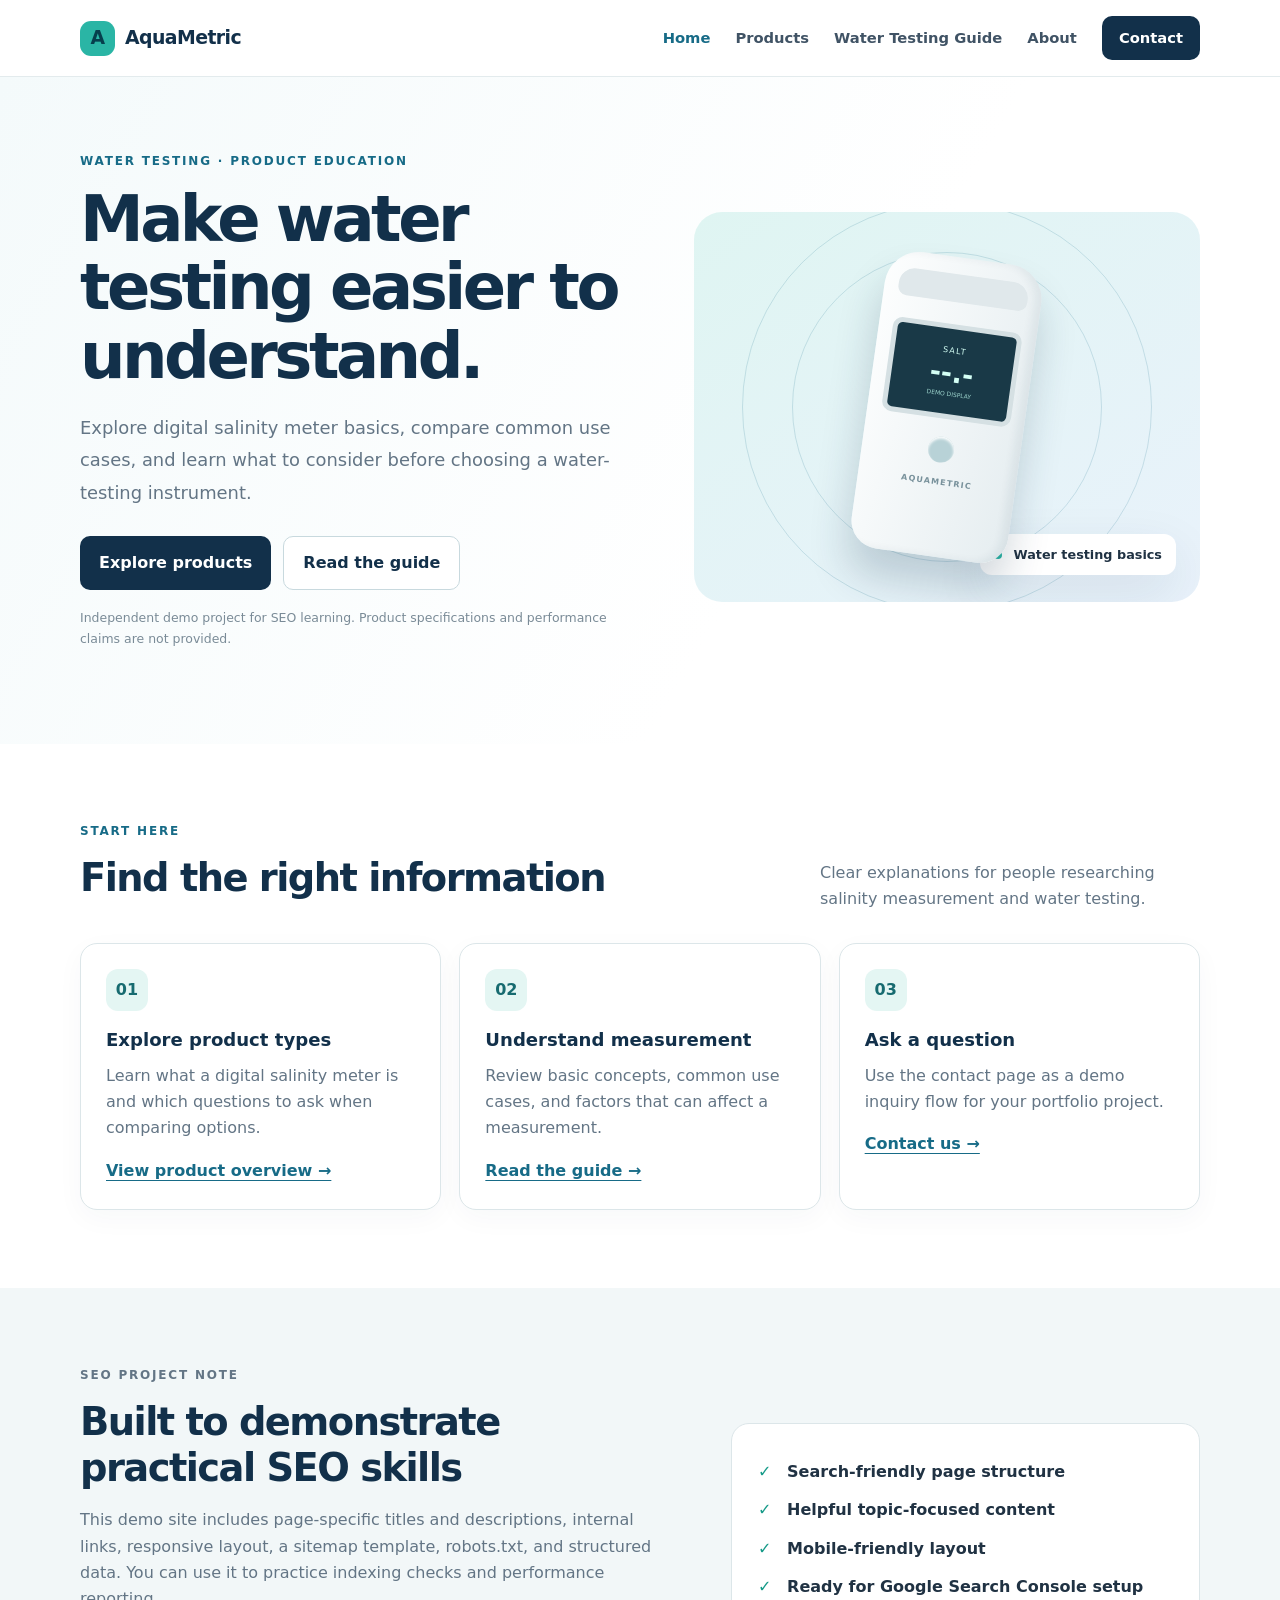
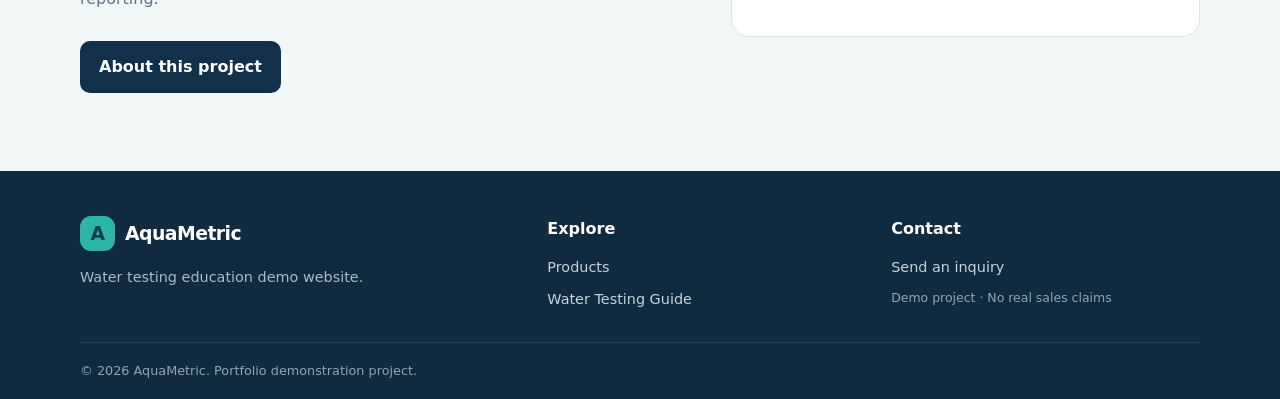
<file: index.html>
<!doctype html>
<html lang="en">
<head>
  <script async src="https://www.googletagmanager.com/gtm.js?id=GTM-M3S2KF64"></script>
<script>
  window.dataLayer = window.dataLayer || [];
  function gtag(){dataLayer.push(arguments);}
  gtag('js', new Date());
</script>
  <meta name="google-site-verification" content="8XcQ5OnBDanXlYkWZXcvwiRUAcxF_lXjgvC6rU1SeW0" />
  <meta charset="utf-8">
  <meta name="viewport" content="width=device-width, initial-scale=1">
  <title>Digital Salinity Meters for Water Testing | AquaMetric</title>
  <meta name="description" content="Explore digital salinity meter information, water-testing tips, and product selection guidance for aquariums, laboratories, and general water testing.">
  <meta name="robots" content="index,follow">
  <link rel="canonical" href="https://YOUR-USERNAME.github.io/YOUR-REPOSITORY/">
  <link rel="stylesheet" href="assets/css/styles.css">
  <meta property="og:type" content="website">
  <meta property="og:title" content="Digital Salinity Meters for Water Testing | AquaMetric">
  <meta property="og:description" content="Explore digital salinity meter information and practical water-testing guides.">
  <meta property="og:url" content="https://YOUR-USERNAME.github.io/YOUR-REPOSITORY/">
  <meta name="theme-color" content="#12304a">
  <script type="application/ld+json">
  {
    "@context": "https://schema.org",
    "@type": "WebSite",
    "name": "AquaMetric",
    "url": "https://YOUR-USERNAME.github.io/YOUR-REPOSITORY/",
    "description": "Educational product showcase for digital salinity meters and water testing."
  }
  </script>
</head>
<body>
  <a class="skip-link" href="#main">Skip to content</a>
  <header class="site-header">
    <div class="container nav-wrap">
      <a class="brand" href="index.html" aria-label="AquaMetric home"><span class="brand-mark">A</span><span>AquaMetric</span></a>
      <button class="menu-toggle" aria-expanded="false" aria-controls="main-nav">Menu</button>
      <nav id="main-nav" class="main-nav" aria-label="Main navigation">
        <a href="index.html" aria-current="page">Home</a>
        <a href="products.html">Products</a>
        <a href="guide.html">Water Testing Guide</a>
        <a href="about.html">About</a>
        <a class="nav-cta" href="contact.html">Contact</a>
      </nav>
    </div>
  </header>

  <main id="main">
    <section class="hero">
      <div class="container hero-grid">
        <div class="hero-copy">
          <p class="eyebrow">WATER TESTING · PRODUCT EDUCATION</p>
          <h1>Make water testing easier to understand.</h1>
          <p class="hero-text">Explore digital salinity meter basics, compare common use cases, and learn what to consider before choosing a water-testing instrument.</p>
          <div class="hero-actions">
            <a class="button button-primary" href="products.html">Explore products</a>
            <a class="button button-secondary" href="guide.html">Read the guide</a>
          </div>
          <p class="fine-print">Independent demo project for SEO learning. Product specifications and performance claims are not provided.</p>
        </div>
        <div class="hero-art" role="img" aria-label="Illustration of a digital water-testing meter">
          <div class="water-circle circle-one"></div><div class="water-circle circle-two"></div>
          <div class="meter">
            <div class="meter-cap"></div><div class="meter-screen"><span> SALT </span><strong>--.-</strong><small>DEMO DISPLAY</small></div>
            <div class="meter-button"></div><div class="meter-label">AQUAMETRIC</div>
          </div>
          <div class="art-tag"><span class="dot"></span> Water testing basics</div>
        </div>
      </div>
    </section>

    <section class="section">
      <div class="container">
        <div class="section-heading">
          <div><p class="eyebrow">START HERE</p><h2>Find the right information</h2></div>
          <p>Clear explanations for people researching salinity measurement and water testing.</p>
        </div>
        <div class="card-grid three">
          <article class="info-card"><div class="card-icon">01</div><h3>Explore product types</h3><p>Learn what a digital salinity meter is and which questions to ask when comparing options.</p><a class="text-link" href="products.html">View product overview →</a></article>
          <article class="info-card"><div class="card-icon">02</div><h3>Understand measurement</h3><p>Review basic concepts, common use cases, and factors that can affect a measurement.</p><a class="text-link" href="guide.html">Read the guide →</a></article>
          <article class="info-card"><div class="card-icon">03</div><h3>Ask a question</h3><p>Use the contact page as a demo inquiry flow for your portfolio project.</p><a class="text-link" href="contact.html">Contact us →</a></article>
        </div>
      </div>
    </section>

    <section class="section section-tint">
      <div class="container split">
        <div><p class="eyebrow">SEO PROJECT NOTE</p><h2>Built to demonstrate practical SEO skills</h2><p>This demo site includes page-specific titles and descriptions, internal links, responsive layout, a sitemap template, robots.txt, and structured data. You can use it to practice indexing checks and performance reporting.</p><a class="button button-primary" href="about.html">About this project</a></div>
        <div class="check-list"><p><span>✓</span> Search-friendly page structure</p><p><span>✓</span> Helpful topic-focused content</p><p><span>✓</span> Mobile-friendly layout</p><p><span>✓</span> Ready for Google Search Console setup</p></div>
      </div>
    </section>
  </main>

  <footer class="site-footer"><div class="container footer-grid"><div><a class="brand brand-light" href="index.html"><span class="brand-mark">A</span><span>AquaMetric</span></a><p>Water testing education demo website.</p></div><div><strong>Explore</strong><a href="products.html">Products</a><a href="guide.html">Water Testing Guide</a></div><div><strong>Contact</strong><a href="contact.html">Send an inquiry</a><span class="footer-note">Demo project · No real sales claims</span></div></div><div class="container footer-bottom">© <span id="year"></span> AquaMetric. Portfolio demonstration project.</div></footer>
  <script src="assets/js/main.js"></script>
</body>
</html>
</file>
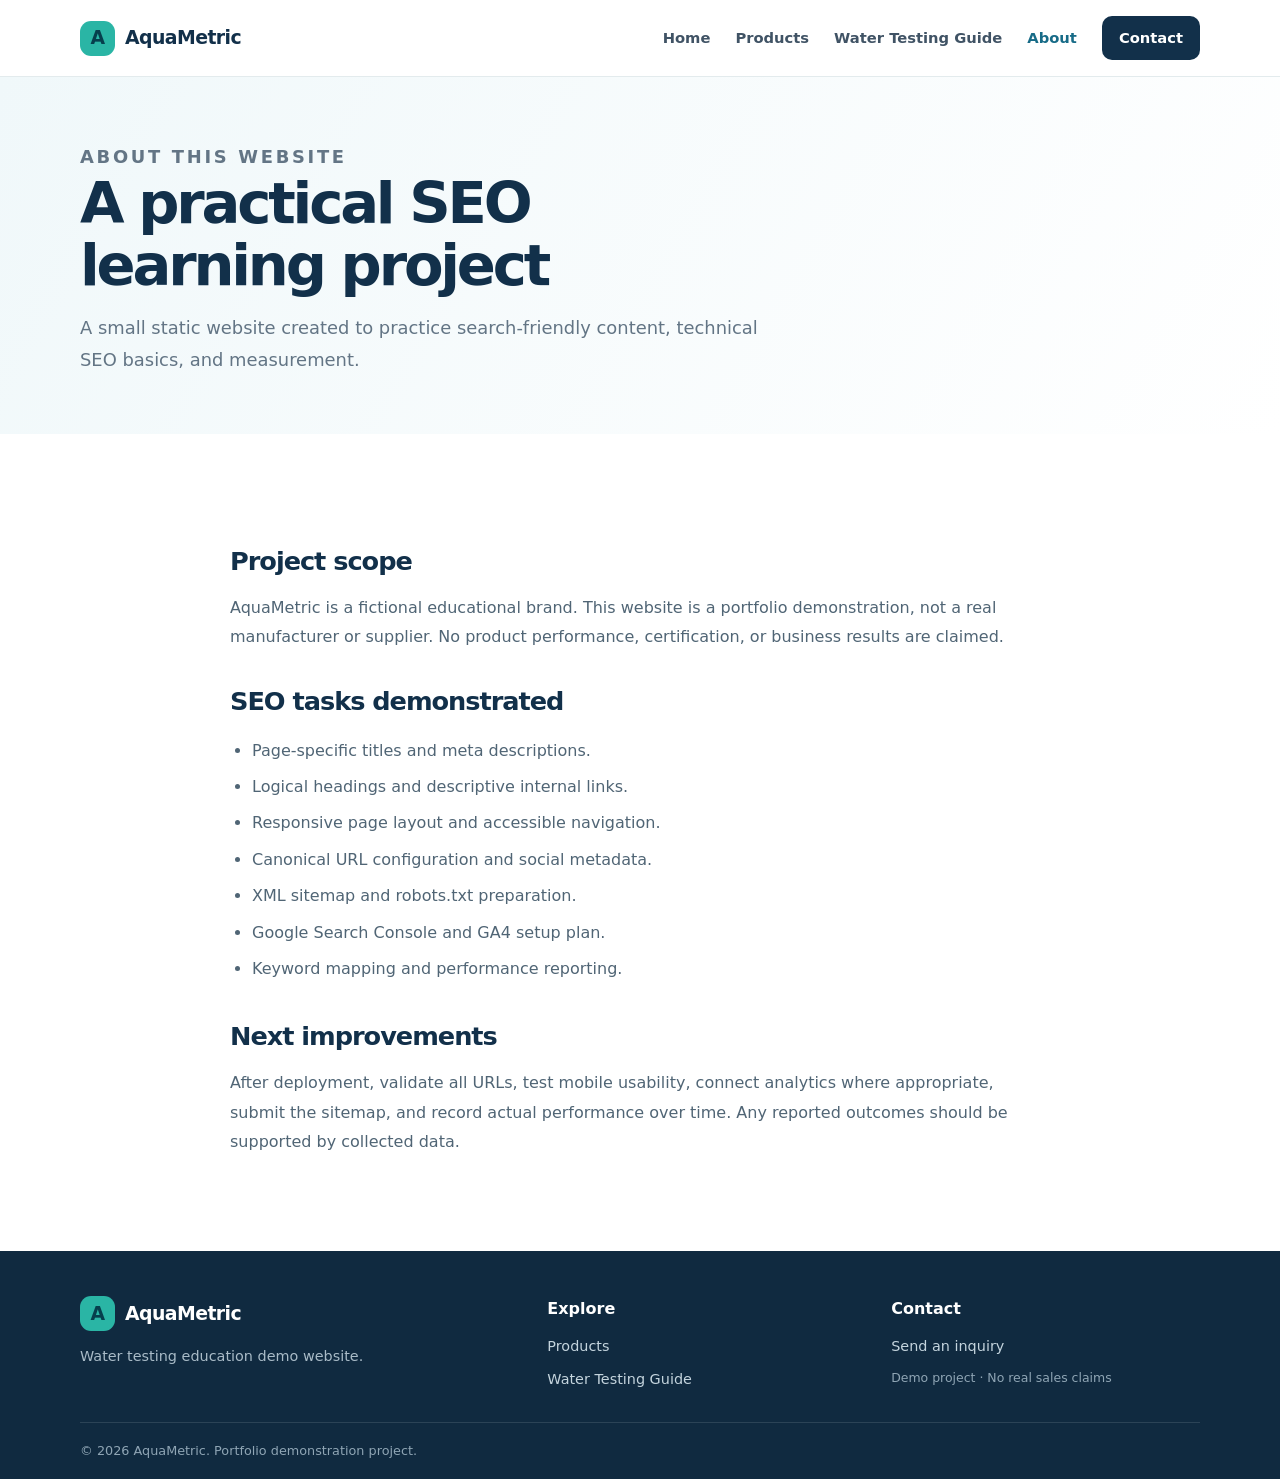
<file: about.html>
<!doctype html>
<html lang="en">
<head><script async src="https://www.googletagmanager.com/gtm.js?id=GTM-M3S2KF64"></script>
<script>
  window.dataLayer = window.dataLayer || [];
  function gtag(){dataLayer.push(arguments);}
  gtag('js', new Date());
</script><meta charset="utf-8"><meta name="viewport" content="width=device-width, initial-scale=1"><title>About This SEO Demo Project | AquaMetric</title><meta name="description" content="Learn about the AquaMetric educational website built to demonstrate on-page SEO, internal linking, technical checks, and analytics setup."><meta name="robots" content="index,follow"><link rel="canonical" href="https://YOUR-USERNAME.github.io/YOUR-REPOSITORY/about.html"><link rel="stylesheet" href="assets/css/styles.css"></head>
<body><header class="site-header"><div class="container nav-wrap"><a class="brand" href="index.html"><span class="brand-mark">A</span><span>AquaMetric</span></a><button class="menu-toggle" aria-expanded="false" aria-controls="main-nav">Menu</button><nav id="main-nav" class="main-nav" aria-label="Main navigation"><a href="index.html">Home</a><a href="products.html">Products</a><a href="guide.html">Water Testing Guide</a><a href="about.html" aria-current="page">About</a><a class="nav-cta" href="contact.html">Contact</a></nav></div></header>
<main id="main"><section class="page-hero"><div class="container"><p class="eyebrow">ABOUT THIS WEBSITE</p><h1>A practical SEO learning project</h1><p>A small static website created to practice search-friendly content, technical SEO basics, and measurement.</p></div></section><section class="section"><div class="container content-narrow"><h2>Project scope</h2><p>AquaMetric is a fictional educational brand. This website is a portfolio demonstration, not a real manufacturer or supplier. No product performance, certification, or business results are claimed.</p><h2>SEO tasks demonstrated</h2><ul class="feature-list"><li>Page-specific titles and meta descriptions.</li><li>Logical headings and descriptive internal links.</li><li>Responsive page layout and accessible navigation.</li><li>Canonical URL configuration and social metadata.</li><li>XML sitemap and robots.txt preparation.</li><li>Google Search Console and GA4 setup plan.</li><li>Keyword mapping and performance reporting.</li></ul><h2>Next improvements</h2><p>After deployment, validate all URLs, test mobile usability, connect analytics where appropriate, submit the sitemap, and record actual performance over time. Any reported outcomes should be supported by collected data.</p></div></section></main>
<footer class="site-footer"><div class="container footer-grid"><div><a class="brand brand-light" href="index.html"><span class="brand-mark">A</span><span>AquaMetric</span></a><p>Water testing education demo website.</p></div><div><strong>Explore</strong><a href="products.html">Products</a><a href="guide.html">Water Testing Guide</a></div><div><strong>Contact</strong><a href="contact.html">Send an inquiry</a><span class="footer-note">Demo project · No real sales claims</span></div></div><div class="container footer-bottom">© <span id="year"></span> AquaMetric. Portfolio demonstration project.</div></footer><script src="assets/js/main.js"></script></body></html>
</file>
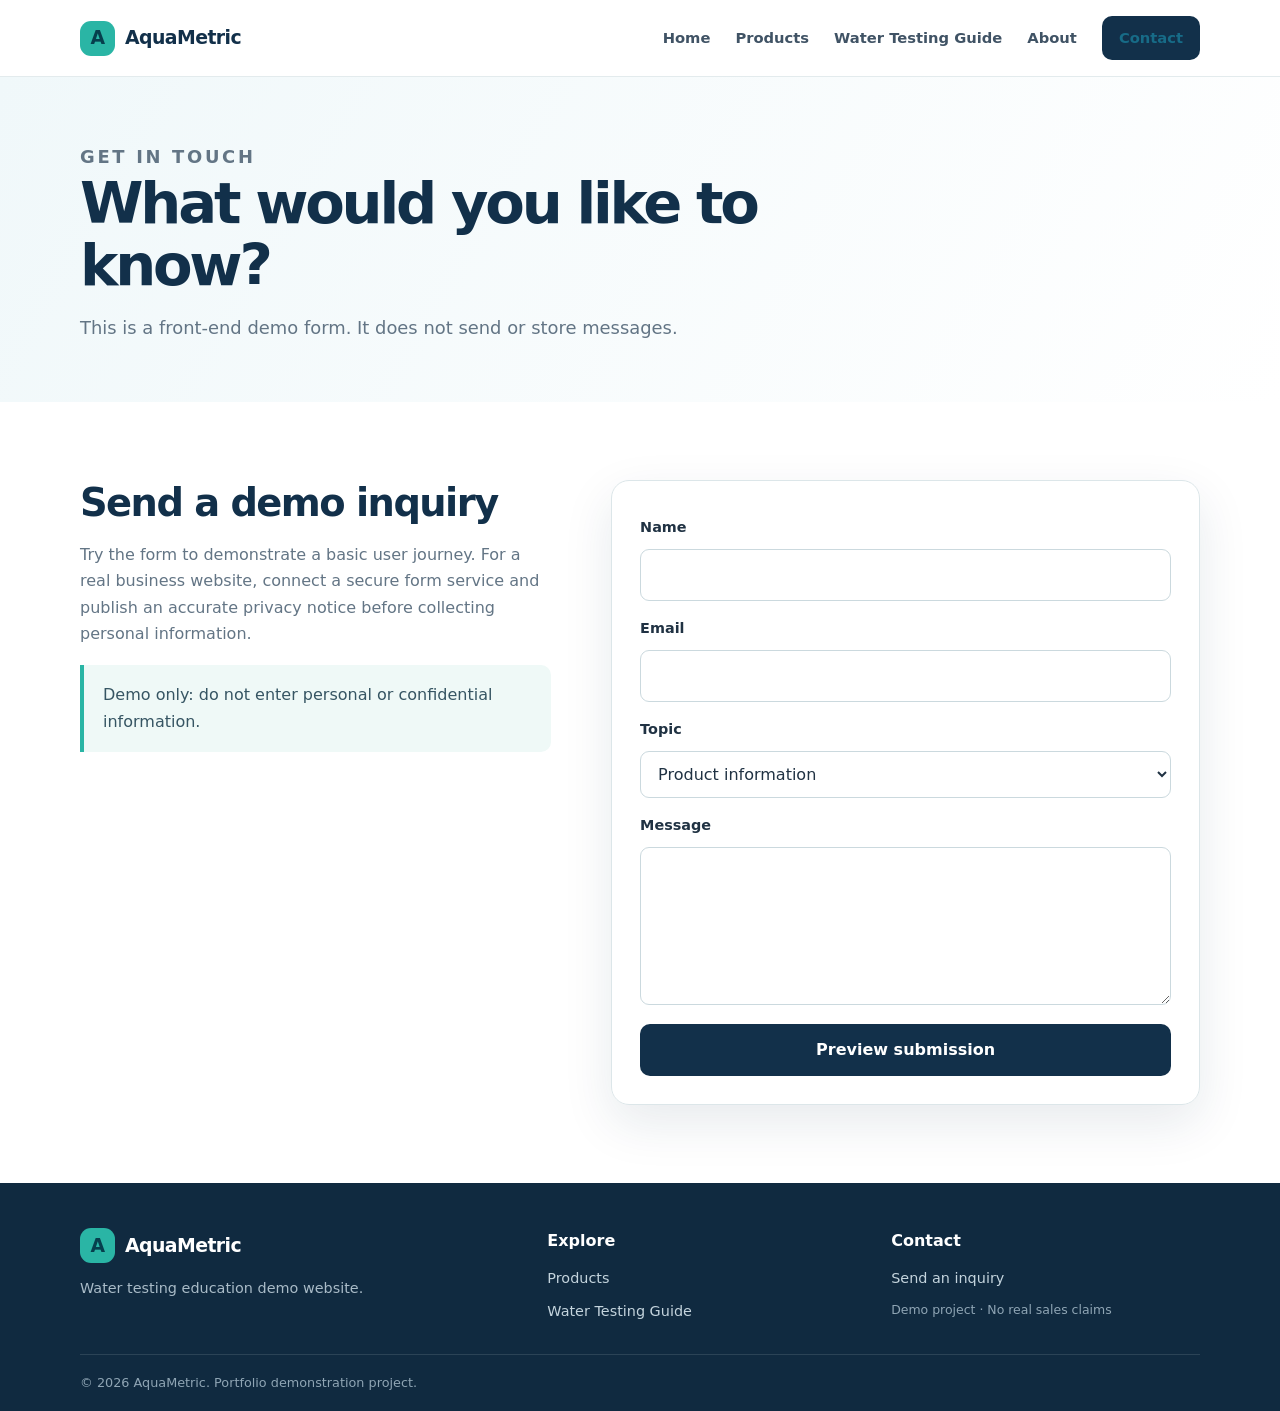
<file: contact.html>
<!doctype html>
<html lang="en">
<head><script async src="https://www.googletagmanager.com/gtm.js?id=GTM-M3S2KF64"></script>
<script>
  window.dataLayer = window.dataLayer || [];
  function gtag(){dataLayer.push(arguments);}
  gtag('js', new Date());
</script><meta charset="utf-8"><meta name="viewport" content="width=device-width, initial-scale=1"><title>Contact AquaMetric | Water Testing Questions</title><meta name="description" content="Use the AquaMetric demo contact page to explore a simple inquiry form for water-testing product questions."><meta name="robots" content="index,follow"><link rel="canonical" href="https://YOUR-USERNAME.github.io/YOUR-REPOSITORY/contact.html"><link rel="stylesheet" href="assets/css/styles.css"></head>
<body><header class="site-header"><div class="container nav-wrap"><a class="brand" href="index.html"><span class="brand-mark">A</span><span>AquaMetric</span></a><button class="menu-toggle" aria-expanded="false" aria-controls="main-nav">Menu</button><nav id="main-nav" class="main-nav" aria-label="Main navigation"><a href="index.html">Home</a><a href="products.html">Products</a><a href="guide.html">Water Testing Guide</a><a href="about.html">About</a><a class="nav-cta" href="contact.html" aria-current="page">Contact</a></nav></div></header>
<main id="main"><section class="page-hero"><div class="container"><p class="eyebrow">GET IN TOUCH</p><h1>What would you like to know?</h1><p>This is a front-end demo form. It does not send or store messages.</p></div></section><section class="section"><div class="container contact-layout"><div><h2>Send a demo inquiry</h2><p>Try the form to demonstrate a basic user journey. For a real business website, connect a secure form service and publish an accurate privacy notice before collecting personal information.</p><div class="notice">Demo only: do not enter personal or confidential information.</div></div><form class="contact-form" id="demo-form"><label for="name">Name</label><input id="name" name="name" autocomplete="name" required><label for="email">Email</label><input id="email" name="email" type="email" autocomplete="email" required><label for="topic">Topic</label><select id="topic" name="topic"><option>Product information</option><option>Measurement basics</option><option>Other question</option></select><label for="message">Message</label><textarea id="message" name="message" rows="5" required></textarea><button class="button button-primary" type="submit">Preview submission</button><p id="form-message" class="form-message" aria-live="polite"></p></form></div></section></main>
<footer class="site-footer"><div class="container footer-grid"><div><a class="brand brand-light" href="index.html"><span class="brand-mark">A</span><span>AquaMetric</span></a><p>Water testing education demo website.</p></div><div><strong>Explore</strong><a href="products.html">Products</a><a href="guide.html">Water Testing Guide</a></div><div><strong>Contact</strong><a href="contact.html">Send an inquiry</a><span class="footer-note">Demo project · No real sales claims</span></div></div><div class="container footer-bottom">© <span id="year"></span> AquaMetric. Portfolio demonstration project.</div></footer><script src="assets/js/main.js"></script></body></html>
</file>
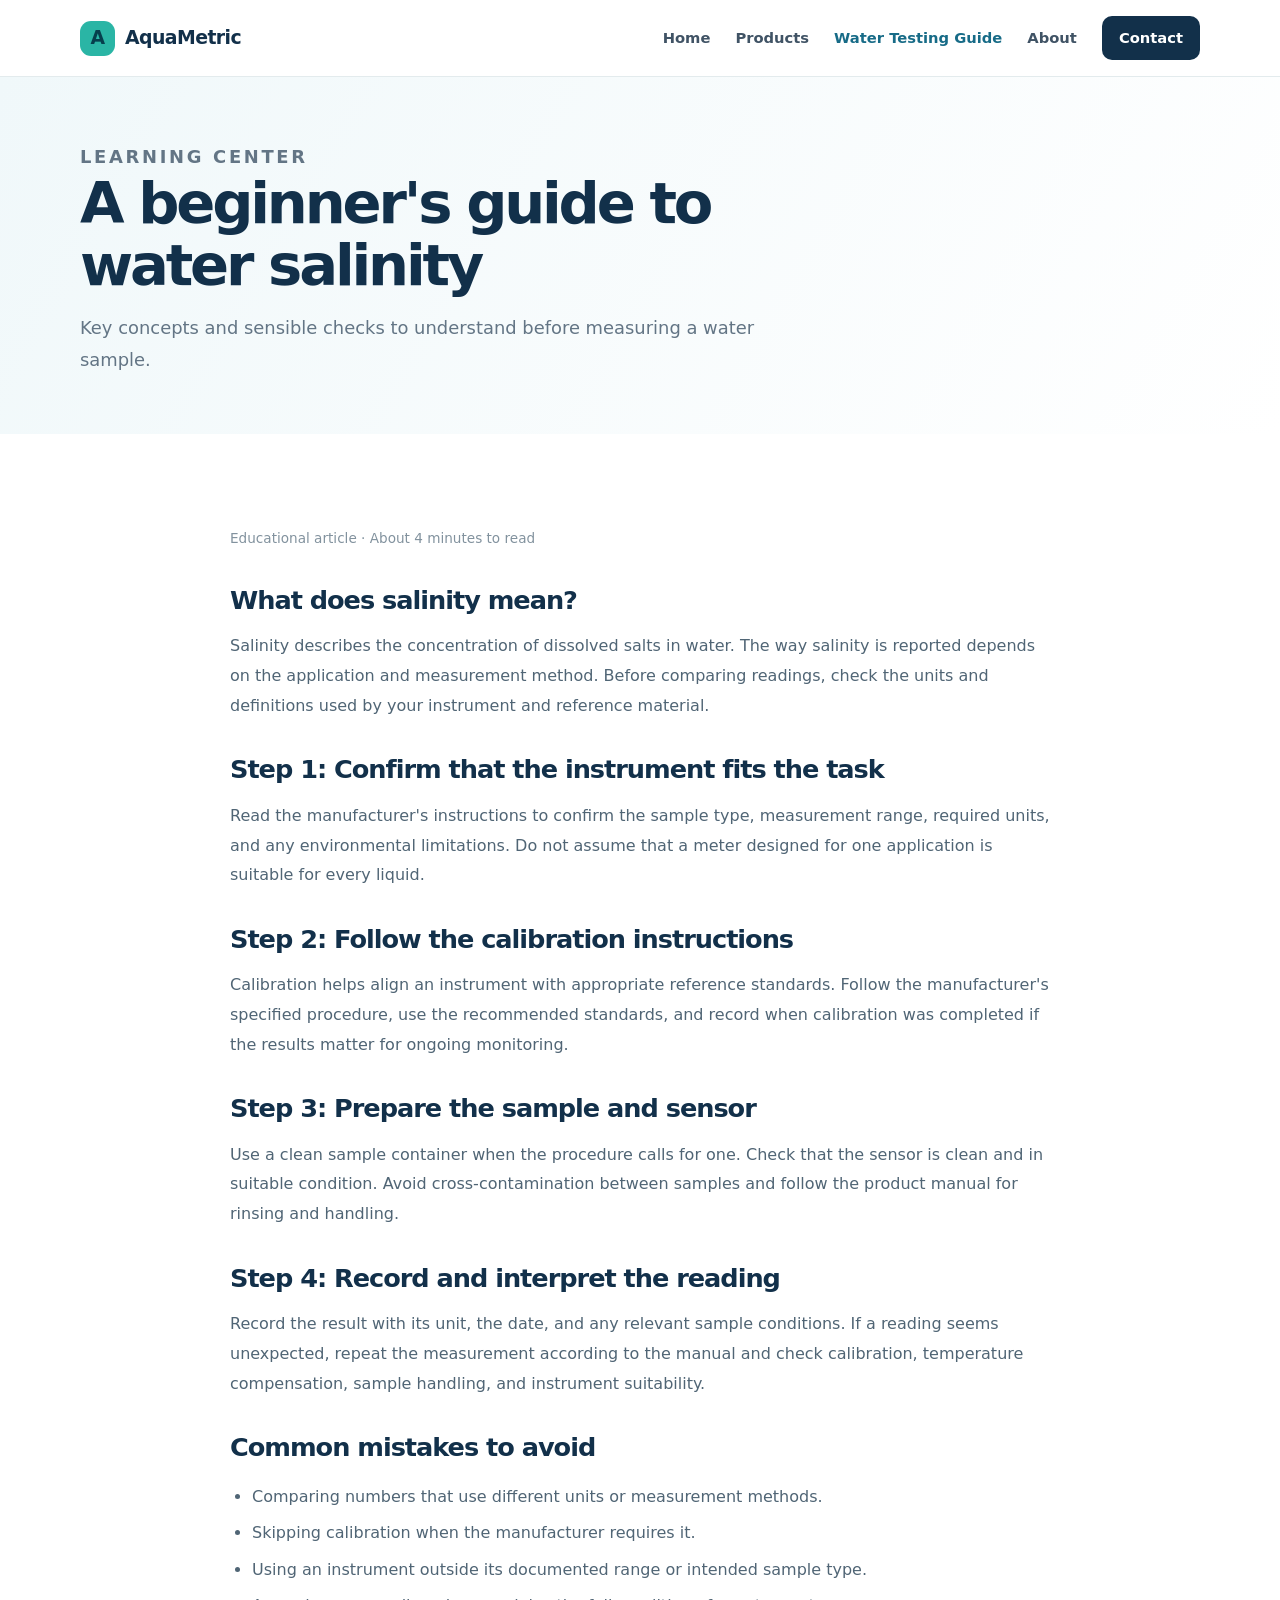
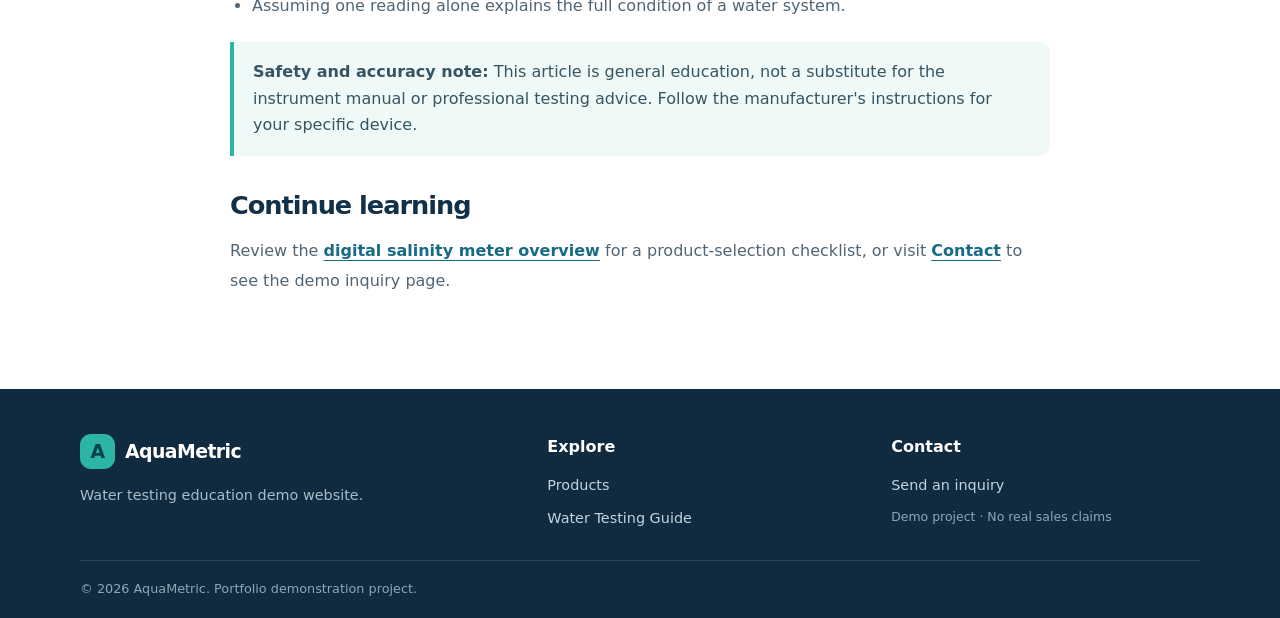
<file: guide.html>
<!doctype html>
<html lang="en">
<head>
  <script async src="https://www.googletagmanager.com/gtm.js?id=GTM-M3S2KF64"></script>
<script>
  window.dataLayer = window.dataLayer || [];
  function gtag(){dataLayer.push(arguments);}
  gtag('js', new Date());
</script>
<meta charset="utf-8"><meta name="viewport" content="width=device-width, initial-scale=1">
<title>Water Salinity Measurement: Beginner's Guide | AquaMetric</title>
<meta name="description" content="A beginner's guide to water salinity, measurement preparation, calibration, and responsible use of a salinity meter.">
<meta name="robots" content="index,follow">
<link rel="canonical" href="https://YOUR-USERNAME.github.io/YOUR-REPOSITORY/guide.html"><link rel="stylesheet" href="assets/css/styles.css">
<meta property="og:type" content="article"><meta property="og:title" content="Water Salinity Measurement: Beginner's Guide | AquaMetric"><meta property="og:description" content="Understand salinity measurement basics and responsible meter use.">
</head>
<body>
<header class="site-header"><div class="container nav-wrap"><a class="brand" href="index.html"><span class="brand-mark">A</span><span>AquaMetric</span></a><button class="menu-toggle" aria-expanded="false" aria-controls="main-nav">Menu</button><nav id="main-nav" class="main-nav" aria-label="Main navigation"><a href="index.html">Home</a><a href="products.html">Products</a><a href="guide.html" aria-current="page">Water Testing Guide</a><a href="about.html">About</a><a class="nav-cta" href="contact.html">Contact</a></nav></div></header>
<main id="main"><section class="page-hero"><div class="container"><p class="eyebrow">LEARNING CENTER</p><h1>A beginner's guide to water salinity</h1><p>Key concepts and sensible checks to understand before measuring a water sample.</p></div></section>
<article class="section"><div class="container content-narrow article-body"><p class="article-meta">Educational article · About 4 minutes to read</p>
<h2>What does salinity mean?</h2><p>Salinity describes the concentration of dissolved salts in water. The way salinity is reported depends on the application and measurement method. Before comparing readings, check the units and definitions used by your instrument and reference material.</p>
<h2>Step 1: Confirm that the instrument fits the task</h2><p>Read the manufacturer's instructions to confirm the sample type, measurement range, required units, and any environmental limitations. Do not assume that a meter designed for one application is suitable for every liquid.</p>
<h2>Step 2: Follow the calibration instructions</h2><p>Calibration helps align an instrument with appropriate reference standards. Follow the manufacturer's specified procedure, use the recommended standards, and record when calibration was completed if the results matter for ongoing monitoring.</p>
<h2>Step 3: Prepare the sample and sensor</h2><p>Use a clean sample container when the procedure calls for one. Check that the sensor is clean and in suitable condition. Avoid cross-contamination between samples and follow the product manual for rinsing and handling.</p>
<h2>Step 4: Record and interpret the reading</h2><p>Record the result with its unit, the date, and any relevant sample conditions. If a reading seems unexpected, repeat the measurement according to the manual and check calibration, temperature compensation, sample handling, and instrument suitability.</p>
<h2>Common mistakes to avoid</h2><ul class="feature-list"><li>Comparing numbers that use different units or measurement methods.</li><li>Skipping calibration when the manufacturer requires it.</li><li>Using an instrument outside its documented range or intended sample type.</li><li>Assuming one reading alone explains the full condition of a water system.</li></ul>
<div class="notice"><strong>Safety and accuracy note:</strong> This article is general education, not a substitute for the instrument manual or professional testing advice. Follow the manufacturer's instructions for your specific device.</div>
<h2>Continue learning</h2><p>Review the <a class="text-link" href="products.html">digital salinity meter overview</a> for a product-selection checklist, or visit <a class="text-link" href="contact.html">Contact</a> to see the demo inquiry page.</p>
</div></article></main>
<footer class="site-footer"><div class="container footer-grid"><div><a class="brand brand-light" href="index.html"><span class="brand-mark">A</span><span>AquaMetric</span></a><p>Water testing education demo website.</p></div><div><strong>Explore</strong><a href="products.html">Products</a><a href="guide.html">Water Testing Guide</a></div><div><strong>Contact</strong><a href="contact.html">Send an inquiry</a><span class="footer-note">Demo project · No real sales claims</span></div></div><div class="container footer-bottom">© <span id="year"></span> AquaMetric. Portfolio demonstration project.</div></footer><script src="assets/js/main.js"></script>
</body></html>
</file>
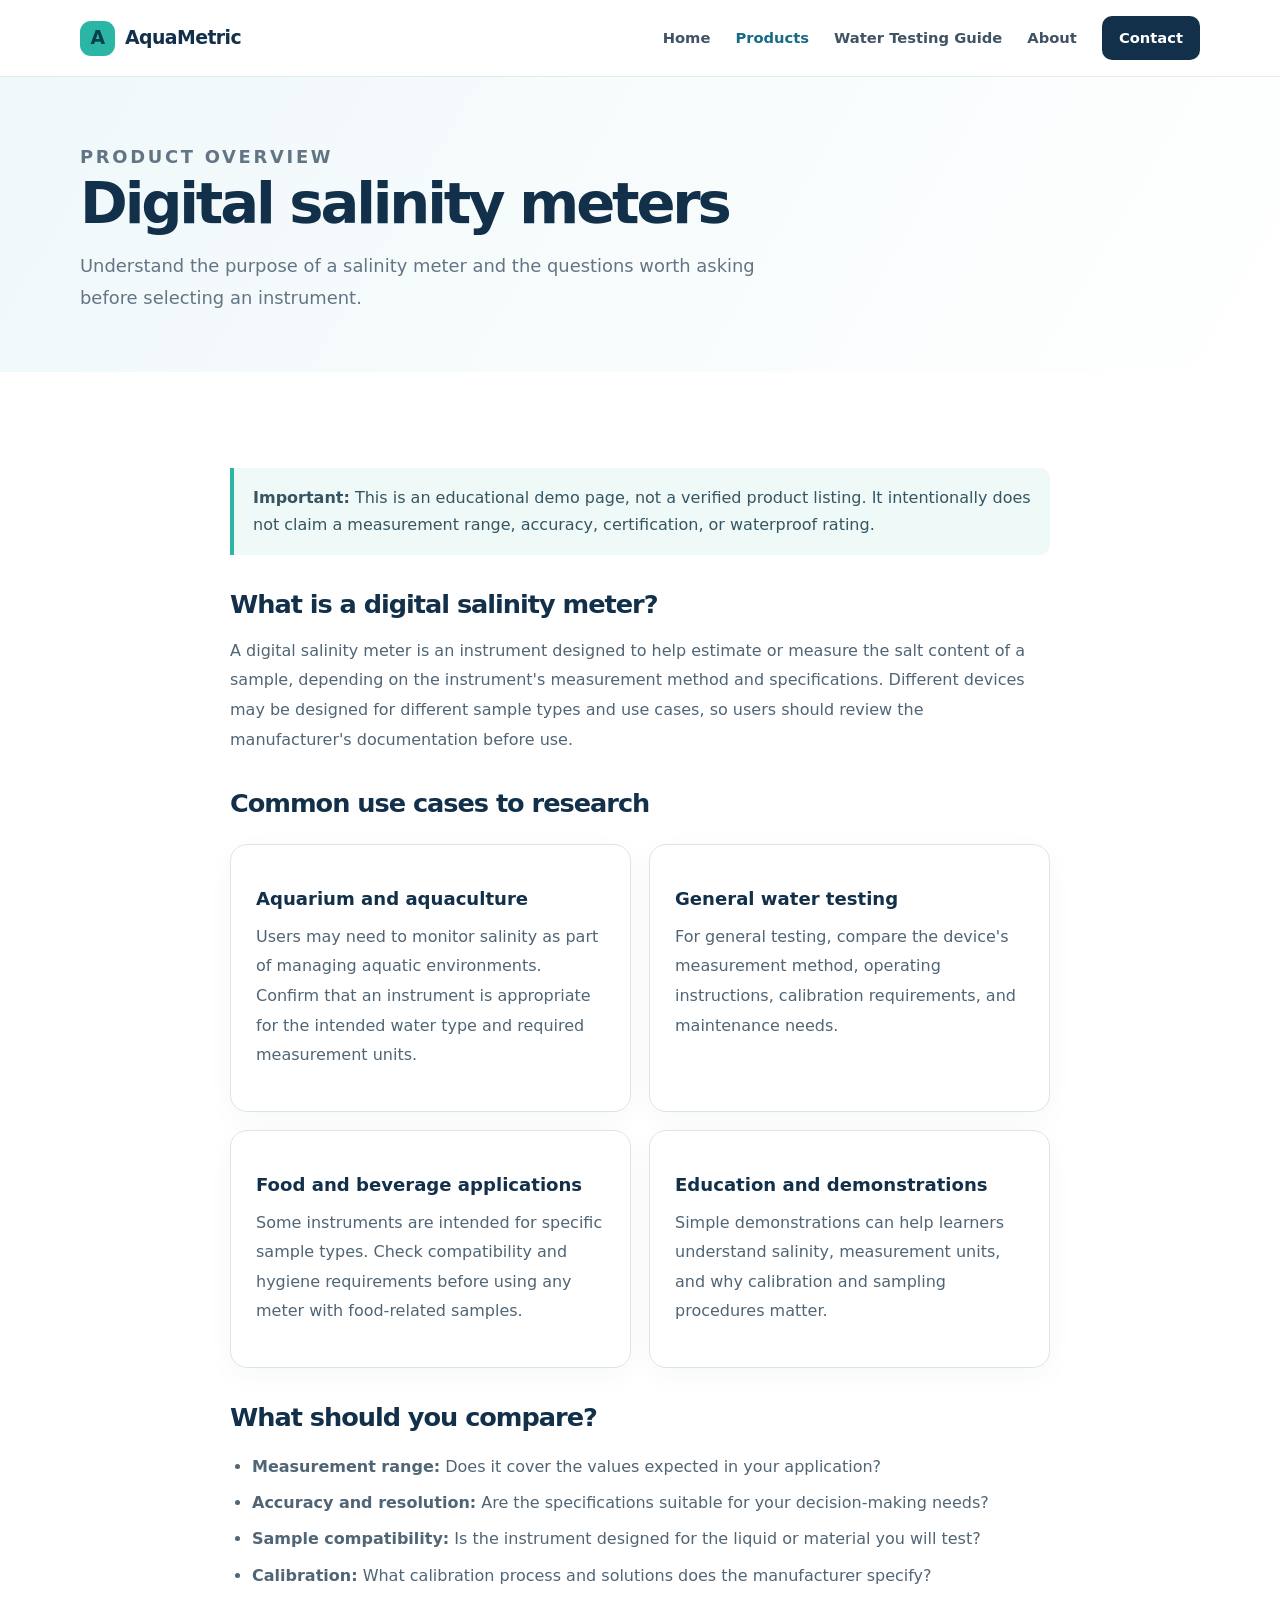
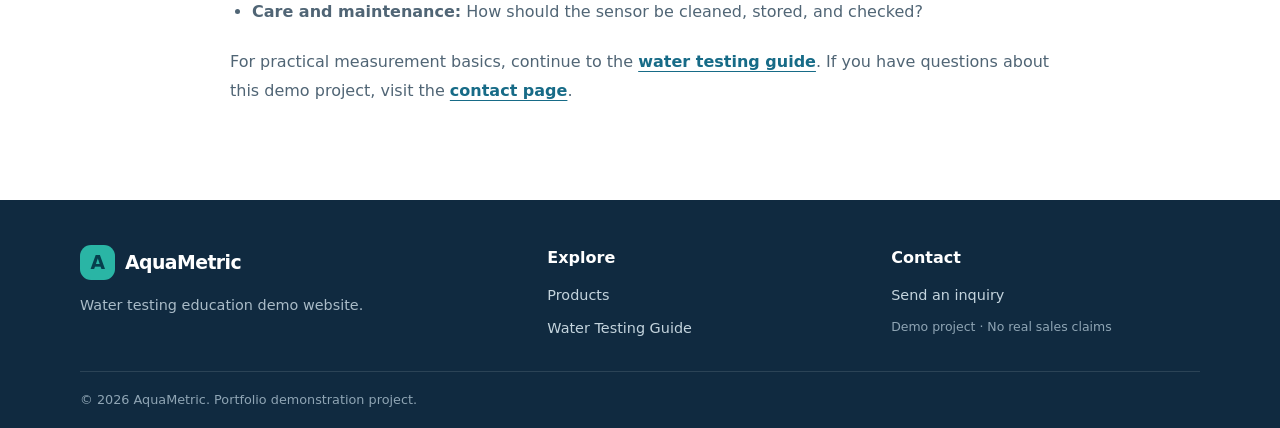
<file: products.html>
<!doctype html>
<html lang="en">
<head>
  <script async src="https://www.googletagmanager.com/gtm.js?id=GTM-M3S2KF64"></script>
<script>
  window.dataLayer = window.dataLayer || [];
  function gtag(){dataLayer.push(arguments);}
  gtag('js', new Date());
</script>
  <meta charset="utf-8"><meta name="viewport" content="width=device-width, initial-scale=1">
  <title>Digital Salinity Meter Overview | AquaMetric</title>
  <meta name="description" content="Learn what digital salinity meters are used for and what to compare when researching water-testing instruments.">
  <meta name="robots" content="index,follow">
  <link rel="canonical" href="https://YOUR-USERNAME.github.io/YOUR-REPOSITORY/products.html">
  <link rel="stylesheet" href="assets/css/styles.css">
  <meta property="og:title" content="Digital Salinity Meter Overview | AquaMetric"><meta property="og:description" content="A beginner-friendly overview of digital salinity meters and selection considerations."><meta property="og:type" content="website">
</head>
<body>
<header class="site-header"><div class="container nav-wrap"><a class="brand" href="index.html"><span class="brand-mark">A</span><span>AquaMetric</span></a><button class="menu-toggle" aria-expanded="false" aria-controls="main-nav">Menu</button><nav id="main-nav" class="main-nav" aria-label="Main navigation"><a href="index.html">Home</a><a href="products.html" aria-current="page">Products</a><a href="guide.html">Water Testing Guide</a><a href="about.html">About</a><a class="nav-cta" href="contact.html">Contact</a></nav></div></header>
<main id="main">
<section class="page-hero"><div class="container"><p class="eyebrow">PRODUCT OVERVIEW</p><h1>Digital salinity meters</h1><p>Understand the purpose of a salinity meter and the questions worth asking before selecting an instrument.</p></div></section>
<section class="section"><div class="container content-narrow">
<div class="notice"><strong>Important:</strong> This is an educational demo page, not a verified product listing. It intentionally does not claim a measurement range, accuracy, certification, or waterproof rating.</div>
<h2>What is a digital salinity meter?</h2><p>A digital salinity meter is an instrument designed to help estimate or measure the salt content of a sample, depending on the instrument's measurement method and specifications. Different devices may be designed for different sample types and use cases, so users should review the manufacturer's documentation before use.</p>
<h2>Common use cases to research</h2><div class="card-grid two"><article class="info-card"><h3>Aquarium and aquaculture</h3><p>Users may need to monitor salinity as part of managing aquatic environments. Confirm that an instrument is appropriate for the intended water type and required measurement units.</p></article><article class="info-card"><h3>General water testing</h3><p>For general testing, compare the device's measurement method, operating instructions, calibration requirements, and maintenance needs.</p></article><article class="info-card"><h3>Food and beverage applications</h3><p>Some instruments are intended for specific sample types. Check compatibility and hygiene requirements before using any meter with food-related samples.</p></article><article class="info-card"><h3>Education and demonstrations</h3><p>Simple demonstrations can help learners understand salinity, measurement units, and why calibration and sampling procedures matter.</p></article></div>
<h2>What should you compare?</h2><ul class="feature-list"><li><strong>Measurement range:</strong> Does it cover the values expected in your application?</li><li><strong>Accuracy and resolution:</strong> Are the specifications suitable for your decision-making needs?</li><li><strong>Sample compatibility:</strong> Is the instrument designed for the liquid or material you will test?</li><li><strong>Calibration:</strong> What calibration process and solutions does the manufacturer specify?</li><li><strong>Care and maintenance:</strong> How should the sensor be cleaned, stored, and checked?</li></ul>
<p>For practical measurement basics, continue to the <a class="text-link" href="guide.html">water testing guide</a>. If you have questions about this demo project, visit the <a class="text-link" href="contact.html">contact page</a>.</p>
</div></section>
</main>
<footer class="site-footer"><div class="container footer-grid"><div><a class="brand brand-light" href="index.html"><span class="brand-mark">A</span><span>AquaMetric</span></a><p>Water testing education demo website.</p></div><div><strong>Explore</strong><a href="products.html">Products</a><a href="guide.html">Water Testing Guide</a></div><div><strong>Contact</strong><a href="contact.html">Send an inquiry</a><span class="footer-note">Demo project · No real sales claims</span></div></div><div class="container footer-bottom">© <span id="year"></span> AquaMetric. Portfolio demonstration project.</div></footer><script src="assets/js/main.js"></script>
</body></html>
</file>
<file: assets/css/styles.css>
:root{--navy:#12304a;--blue:#176b87;--teal:#2ab5a5;--ink:#203243;--muted:#637585;--paper:#fff;--soft:#f2f7f8;--line:#dce6e9;--shadow:0 18px 50px rgba(18,48,74,.10)}*{box-sizing:border-box}html{scroll-behavior:smooth}body{margin:0;color:var(--ink);background:var(--paper);font-family:Inter,ui-sans-serif,system-ui,-apple-system,BlinkMacSystemFont,"Segoe UI",sans-serif;line-height:1.65}a{color:inherit}.container{width:min(1120px,calc(100% - 40px));margin-inline:auto}.skip-link{position:absolute;left:-999px;top:0;background:#fff;padding:10px;z-index:99}.skip-link:focus{left:10px}.site-header{position:sticky;top:0;z-index:20;background:rgba(255,255,255,.95);backdrop-filter:blur(12px);border-bottom:1px solid rgba(220,230,233,.8)}.nav-wrap{min-height:76px;display:flex;align-items:center;justify-content:space-between;gap:24px}.brand{display:inline-flex;align-items:center;gap:10px;text-decoration:none;font-weight:800;font-size:1.18rem;letter-spacing:-.03em;color:var(--navy)}.brand-mark{display:grid;place-items:center;width:35px;height:35px;border-radius:11px;background:var(--teal);color:#063f4d;font-weight:900}.main-nav{display:flex;align-items:center;gap:25px}.main-nav a{text-decoration:none;font-size:.92rem;font-weight:650;color:#405365}.main-nav a:hover,.main-nav a[aria-current=page]{color:var(--blue)}.main-nav .nav-cta{background:var(--navy);color:#fff;padding:10px 17px;border-radius:10px}.menu-toggle{display:none;border:1px solid var(--line);background:#fff;border-radius:8px;padding:8px 12px}.hero{overflow:hidden;background:linear-gradient(120deg,#f4fafb 0%,#fff 62%);padding:75px 0 82px}.hero-grid{display:grid;grid-template-columns:1.05fr .95fr;align-items:center;gap:55px}.eyebrow{margin:0 0 13px;color:var(--blue);font-size:.75rem;font-weight:850;letter-spacing:.15em}.hero h1,.page-hero h1{font-size:clamp(2.4rem,5vw,4.45rem);line-height:1.07;letter-spacing:-.055em;color:var(--navy);margin:0 0 22px;max-width:700px}.hero-text,.page-hero p{font-size:1.12rem;line-height:1.8;color:var(--muted);max-width:610px}.hero-actions{display:flex;gap:12px;flex-wrap:wrap;margin:27px 0 18px}.button{display:inline-flex;align-items:center;justify-content:center;text-decoration:none;border:0;border-radius:10px;padding:13px 19px;font:inherit;font-weight:750;cursor:pointer}.button-primary{background:var(--navy);color:#fff}.button-primary:hover{background:#1d4a68}.button-secondary{border:1px solid #c8d9de;background:#fff;color:var(--navy)}.fine-print{font-size:.78rem;color:#7a8b97}.hero-art{min-height:390px;border-radius:28px;background:linear-gradient(145deg,#dff5f2,#e9f2fb);position:relative;display:grid;place-items:center;overflow:hidden}.water-circle{position:absolute;border:1px solid rgba(23,107,135,.17);border-radius:50%;width:310px;height:310px}.circle-two{width:410px;height:410px}.meter{position:relative;z-index:2;width:158px;height:300px;border-radius:35px 35px 28px 28px;background:linear-gradient(100deg,#fdfefe,#e5edf0);box-shadow:0 28px 40px rgba(18,48,74,.2),inset -7px 0 9px rgba(18,48,74,.06);transform:rotate(8deg);padding:17px 14px}.meter-cap{width:100%;height:28px;border-radius:16px 16px 9px 9px;background:#e0e8eb;margin-bottom:22px}.meter-screen{height:95px;background:#193947;border:5px solid #d5e0e3;border-radius:10px;color:#d4fff5;padding:10px 8px;display:flex;flex-direction:column;align-items:center;justify-content:center}.meter-screen span{font-size:8px;letter-spacing:.15em}.meter-screen strong{font-size:27px;line-height:1.2}.meter-screen small{font-size:6px;color:#9ed6ce}.meter-button{width:26px;height:26px;border-radius:50%;background:#b8d2d7;margin:18px auto 13px;box-shadow:inset 0 2px 3px #fff}.meter-label{text-align:center;color:#78919b;font-size:8px;letter-spacing:.15em;font-weight:900}.art-tag{position:absolute;bottom:27px;right:24px;background:#fff;padding:10px 14px;border-radius:12px;box-shadow:var(--shadow);font-size:.8rem;font-weight:700}.dot{display:inline-block;width:8px;height:8px;border-radius:50%;background:var(--teal);margin-right:7px}.section{padding:78px 0}.section-tint{background:var(--soft)}.section-heading{display:flex;align-items:end;justify-content:space-between;gap:25px;margin-bottom:30px}.section-heading h2,.split h2,.content-narrow h2,.contact-layout h2{font-size:clamp(1.7rem,3vw,2.5rem);line-height:1.2;letter-spacing:-.04em;color:var(--navy);margin:0 0 12px}.section-heading>p{max-width:380px;color:var(--muted);margin:0}.card-grid{display:grid;gap:18px}.card-grid.three{grid-template-columns:repeat(3,1fr)}.card-grid.two{grid-template-columns:repeat(2,1fr);margin:25px 0}.info-card{padding:25px;border:1px solid var(--line);border-radius:17px;background:#fff;box-shadow:0 8px 28px rgba(18,48,74,.035)}.info-card h3{color:var(--navy);margin:14px 0 8px;font-size:1.13rem}.info-card p{color:var(--muted);margin:0 0 16px}.card-icon{display:grid;place-items:center;width:42px;height:42px;background:#e4f6f3;color:#176b70;border-radius:12px;font-weight:850}.text-link{color:var(--blue);font-weight:750;text-decoration-thickness:1px;text-underline-offset:4px}.split{display:grid;grid-template-columns:1fr .8fr;gap:65px;align-items:center}.split p{color:var(--muted)}.split .button{margin-top:12px}.check-list{padding:23px 26px;border:1px solid var(--line);background:#fff;border-radius:18px}.check-list p{margin:12px 0;color:var(--ink);font-weight:650}.check-list span{color:#159a88;margin-right:10px;font-weight:900}.site-footer{background:#102a40;color:#d7e3e9;padding:45px 0 18px}.footer-grid{display:grid;grid-template-columns:1.4fr 1fr 1fr;gap:35px;padding-bottom:30px}.brand-light{color:#fff}.footer-grid p{color:#a9bbc7;font-size:.9rem}.footer-grid>div:not(:first-child){display:flex;flex-direction:column;align-items:flex-start;gap:9px}.footer-grid strong{color:#fff;margin-bottom:4px}.footer-grid a:not(.brand){text-decoration:none;color:#c4d4dd;font-size:.9rem}.footer-note{font-size:.78rem;color:#8fa5b4}.footer-bottom{border-top:1px solid #2b4356;padding-top:17px;color:#8fa5b4;font-size:.8rem}.page-hero{background:linear-gradient(120deg,#f0f8fa,#fff);padding:64px 0 58px}.page-hero h1{font-size:clamp(2.2rem,4.5vw,3.6rem);margin-bottom:15px}.page-hero p{margin:0;max-width:700px}.content-narrow{max-width:820px}.content-narrow h2{font-size:1.6rem;margin-top:34px}.content-narrow p,.content-narrow li{color:#506575}.content-narrow p{line-height:1.85}.notice{padding:17px 19px;border-left:4px solid var(--teal);background:#eff9f7;border-radius:0 10px 10px 0;color:#365563;margin:18px 0 25px}.feature-list{padding-left:22px}.feature-list li{padding:5px 0}.article-meta{font-size:.85rem;color:#82929e!important}.contact-layout{display:grid;grid-template-columns:.8fr 1fr;gap:60px}.contact-layout p{color:var(--muted)}.contact-form{padding:28px;border:1px solid var(--line);border-radius:18px;box-shadow:var(--shadow);display:flex;flex-direction:column;gap:9px}.contact-form label{font-weight:750;font-size:.9rem;margin-top:7px}.contact-form input,.contact-form select,.contact-form textarea{width:100%;padding:12px 13px;border:1px solid #cbd9de;border-radius:9px;font:inherit;background:#fff;color:var(--ink)}.contact-form input:focus,.contact-form select:focus,.contact-form textarea:focus{outline:3px solid #bcece5;border-color:var(--blue)}.contact-form button{margin-top:10px}.form-message{font-size:.9rem;color:#176b70}.form-message:empty{display:none}@media(max-width:800px){.hero-grid,.split,.contact-layout{grid-template-columns:1fr}.hero-grid{gap:35px}.hero-art{min-height:330px}.card-grid.three{grid-template-columns:1fr}.section-heading{display:block}.section-heading>p{margin-top:10px}.split{gap:25px}.contact-layout{gap:25px}.main-nav{gap:14px}.main-nav a{font-size:.82rem}}@media(max-width:620px){.container{width:min(100% - 30px,1120px)}.nav-wrap{min-height:66px;flex-wrap:wrap}.menu-toggle{display:block}.main-nav{display:none;flex-basis:100%;padding:0 0 16px;align-items:stretch;flex-direction:column;gap:4px}.main-nav.is-open{display:flex}.main-nav a{padding:10px 8px}.main-nav .nav-cta{align-self:flex-start;padding:9px 14px}.hero{padding:50px 0 55px}.hero h1{font-size:2.65rem}.hero-art{min-height:300px}.meter{transform:scale(.88) rotate(8deg)}.section{padding:55px 0}.card-grid.two{grid-template-columns:1fr}.footer-grid{grid-template-columns:1fr 1fr}.footer-grid>div:first-child{grid-column:1/-1}.page-hero{padding:48px 0}.contact-form{padding:20px}}
</file>
